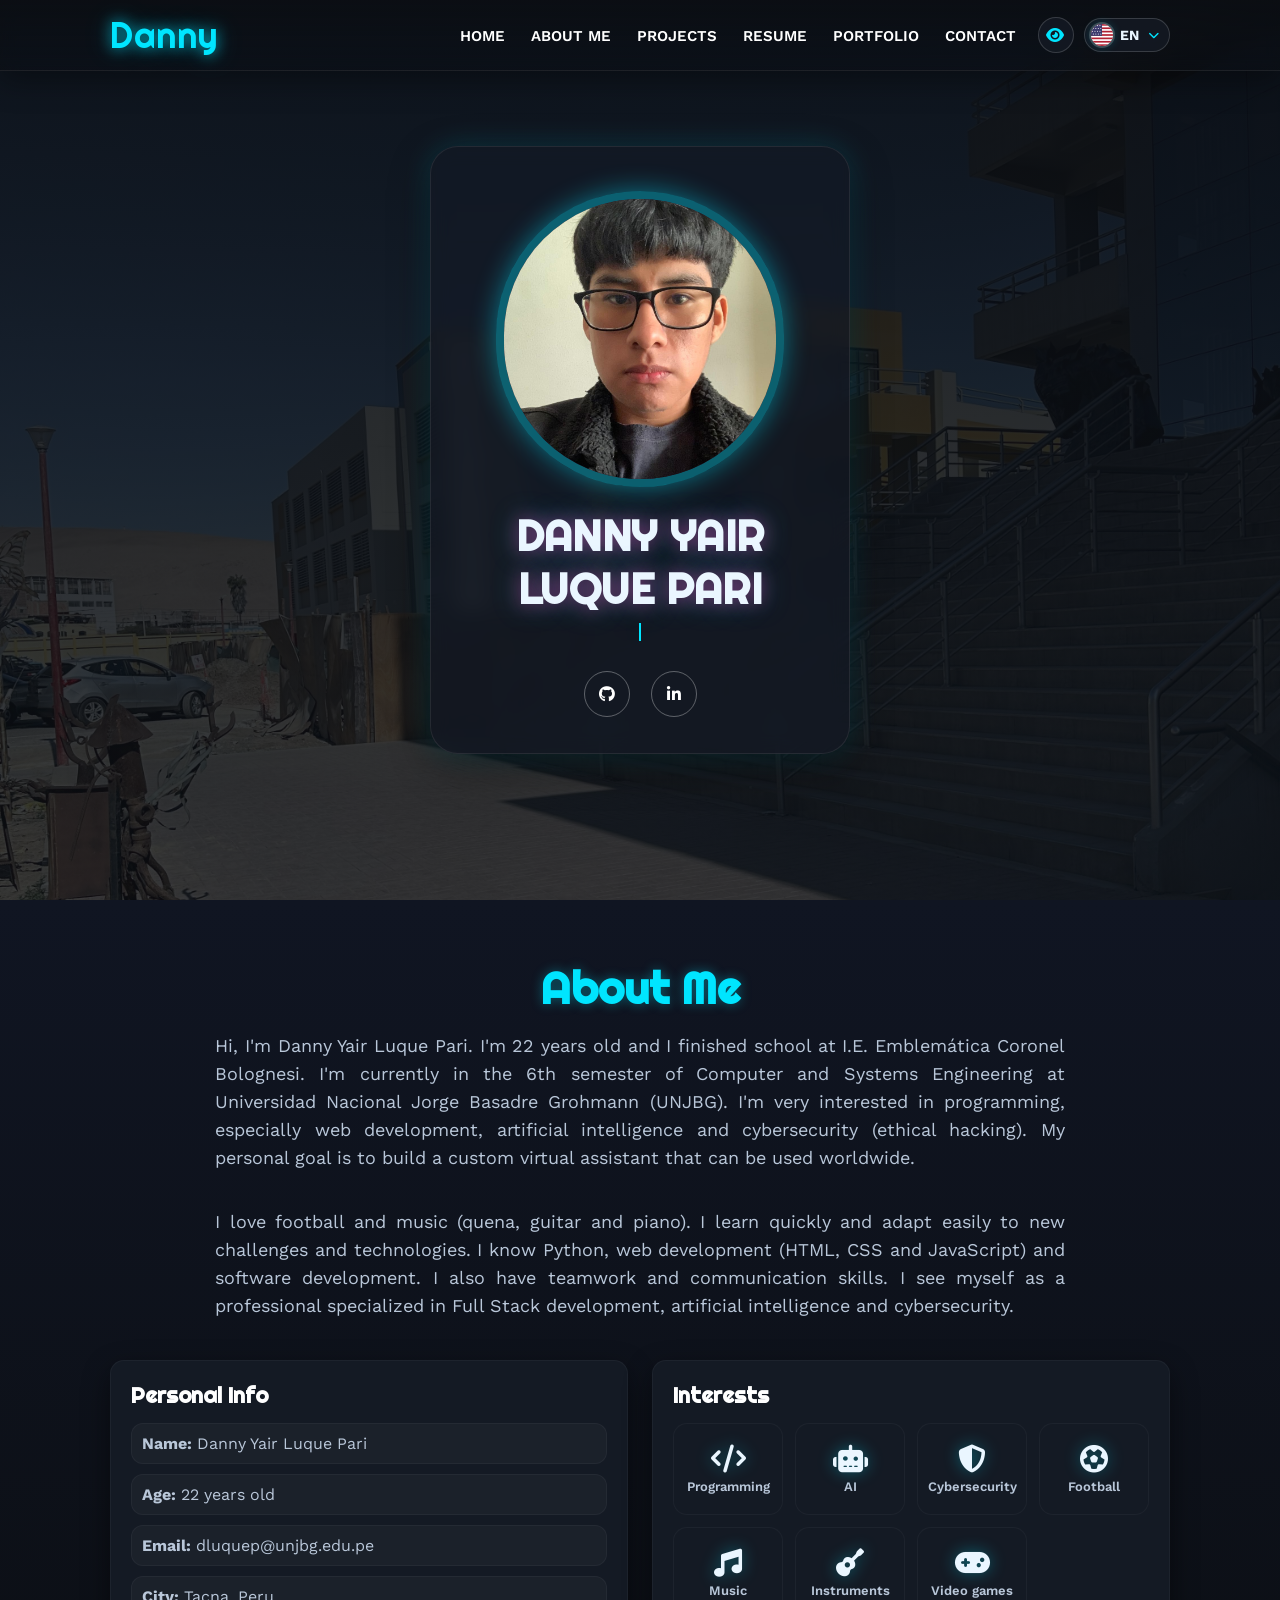
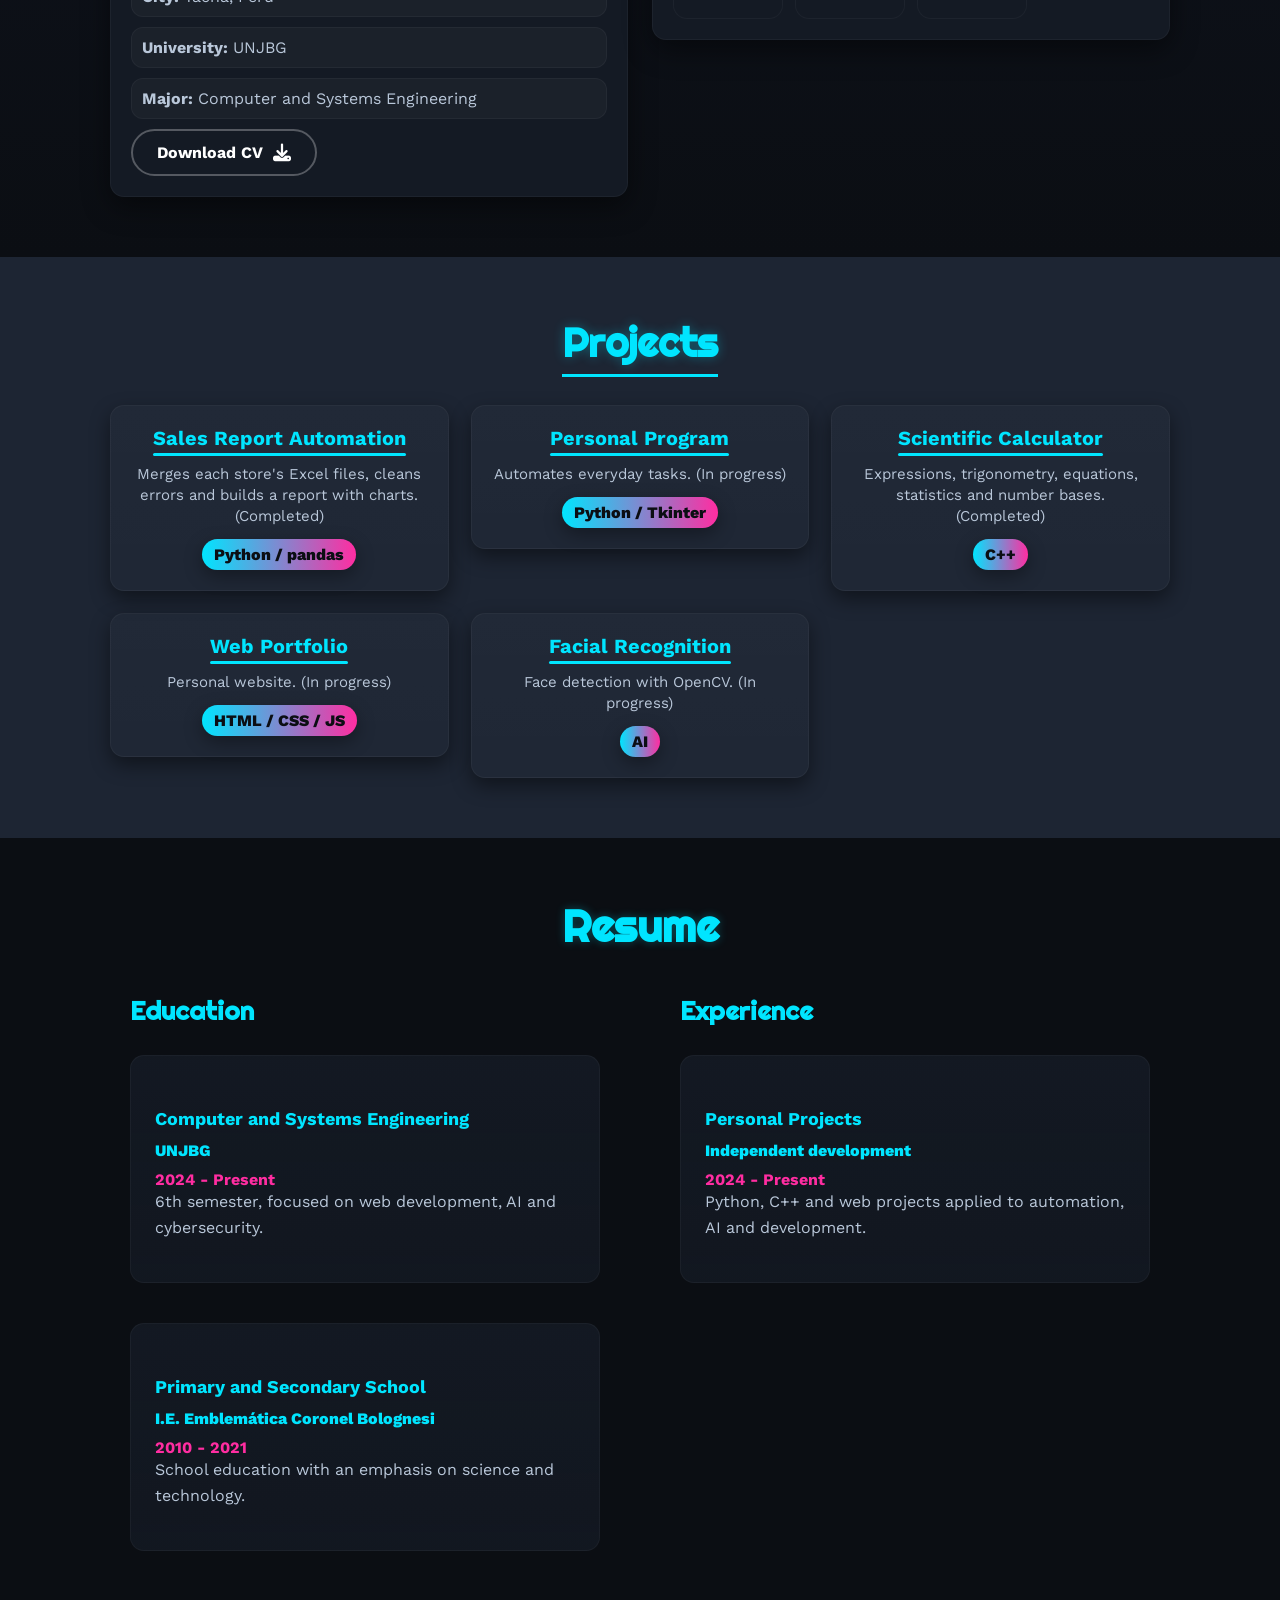
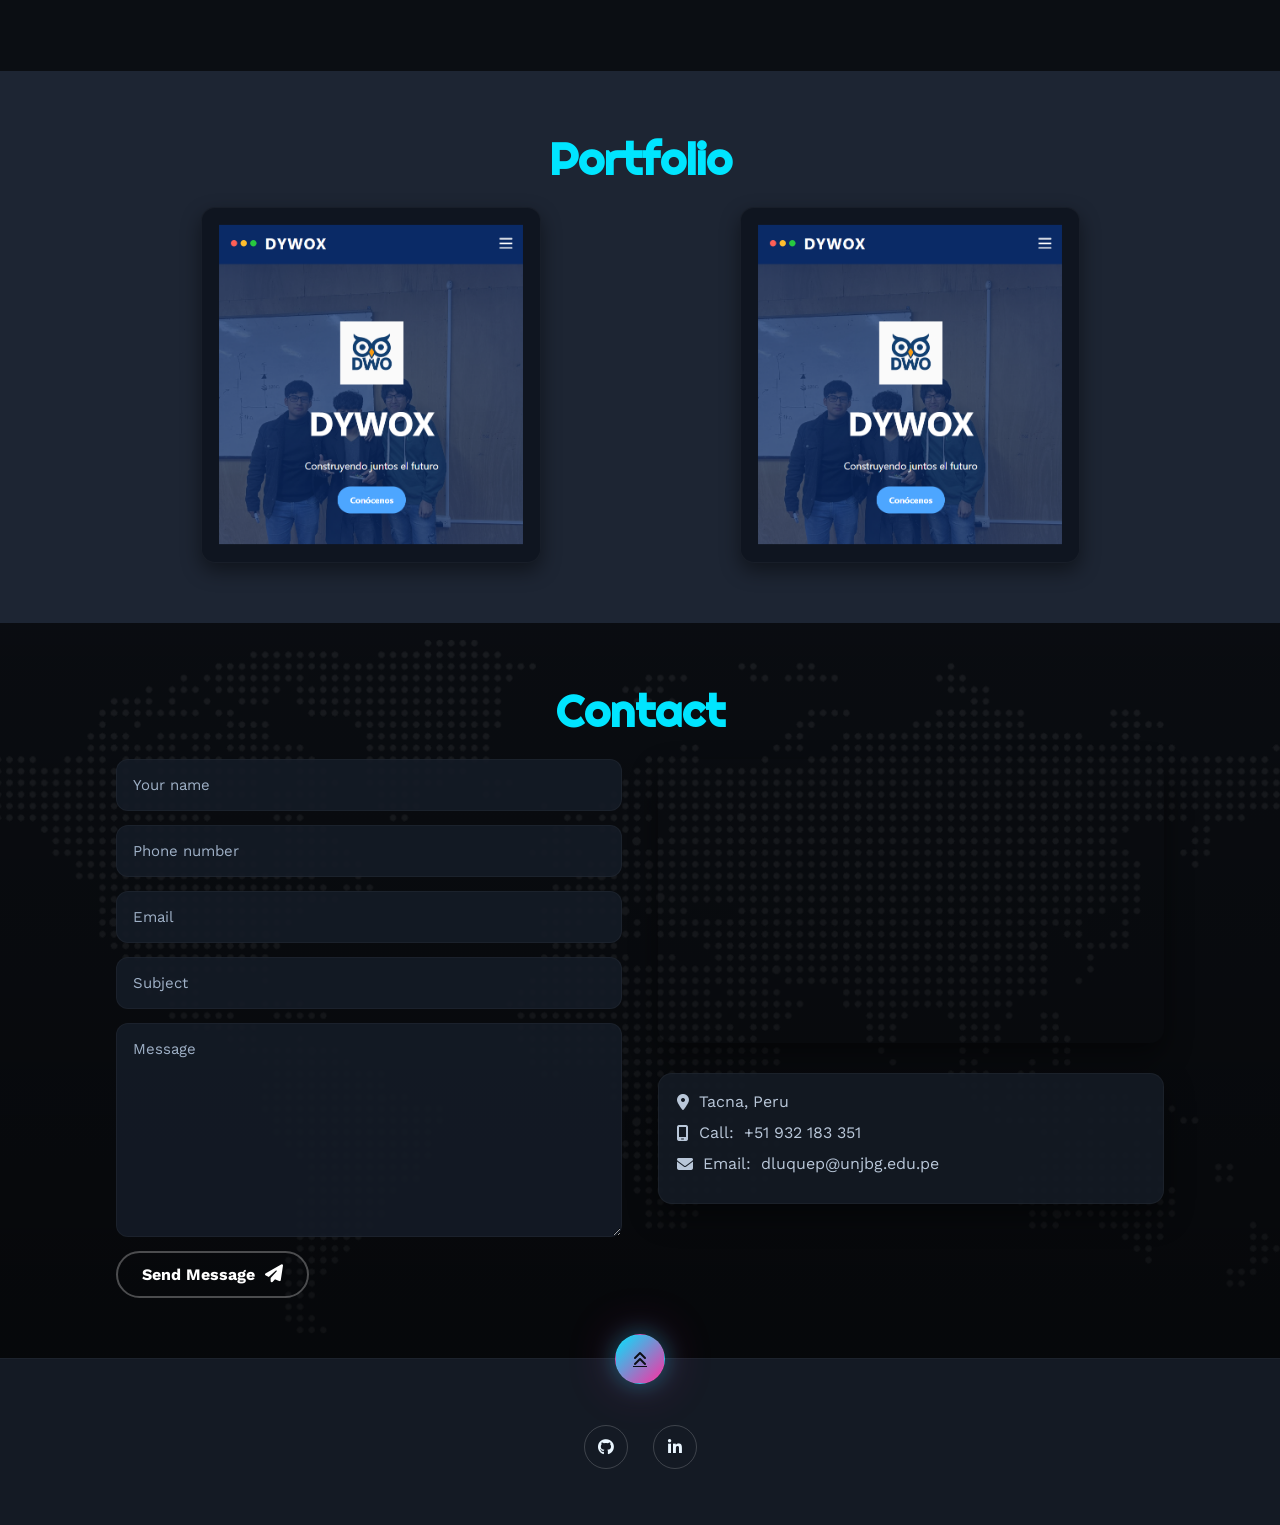
<file: index.html>
<!DOCTYPE html>
<html lang="en">
<head>
  <meta charset="UTF-8">
  <meta http-equiv="X-UA-Compatible" content="IE=edge">
  <meta name="viewport" content="width=device-width, initial-scale=1.0">
  <title>Portfolio - Danny Yair Luque Pari</title>

  <!-- Font Awesome -->
  <link rel="stylesheet" href="https://cdnjs.cloudflare.com/ajax/libs/font-awesome/6.1.2/css/all.min.css"
        integrity="sha512-1sCRPdkRXhBV2PBLUdRb4tMg1w2YPf37qatUFeS7zlBy7jJI8Lf4VHwWfZZfpXtYSLy85pkm9GaYVYMfw5BC1A=="
        crossorigin="anonymous" referrerpolicy="no-referrer" />

  <!-- Styles -->
  <!-- modo de daltonismo guardado, antes de dibujar la página -->
  <script>try{var v=localStorage.getItem("vision");if(v&&v!=="normal")document.documentElement.dataset.vision=v}catch(e){}</script>
  <link rel="stylesheet" href="styles.css?v=7">
</head>
<body>
  <!-- HEADER -->
  <div class="contenedor-header">
    <header>
      <div class="logo">
        <a href="#">Danny</a>
      </div>
      <div class="acciones-header">
        <nav id="nav">
          <ul>
            <li><a href="#inicio" onclick="seleccionar()" data-i18n="nav.home">INICIO</a></li>
            <li><a href="#sobremi" onclick="seleccionar()" data-i18n="nav.about">SOBRE MÍ</a></li>
            <li><a href="#proyectos" onclick="seleccionar()" data-i18n="nav.projects">PROYECTOS</a></li>
            <li><a href="#curriculum" onclick="seleccionar()" data-i18n="nav.resume">CURRICULUM</a></li>
            <li><a href="#portfolio" onclick="seleccionar()" data-i18n="nav.portfolio">PORTFOLIO</a></li>
            <li><a href="#contacto" onclick="seleccionar()" data-i18n="nav.contact">CONTACTO</a></li>
          </ul>
        </nav>
        <div class="desplegable vision">
          <button type="button" class="desplegable-boton vision-boton" aria-haspopup="listbox" aria-expanded="false" data-i18n-aria="vision.label" aria-label="Color vision">
            <i class="fa-solid fa-eye" aria-hidden="true"></i>
          </button>
          <ul class="desplegable-menu vision-menu" role="listbox"></ul>
        </div>
        <div class="desplegable idioma">
          <button type="button" class="desplegable-boton idioma-boton" aria-haspopup="listbox" aria-expanded="false">
            <span class="idioma-actual"></span>
            <i class="fa-solid fa-chevron-down flecha" aria-hidden="true"></i>
          </button>
          <ul class="desplegable-menu idioma-menu" role="listbox"></ul>
        </div>
        <div class="nav-responsive" onclick="mostrarOcultarMenu()">
          <i class="fa-solid fa-bars" aria-hidden="true"></i>
        </div>
      </div>
    </header>
  </div>

  <!-- INICIO -->
  <section id="inicio" class="inicio">
    <div class="contenido-banner">
      <div class="contenedor-img">
        <img src="img/hero.png" alt="Foto de Danny Yair Luque Pari" data-i18n-alt="hero.photo">
      </div>
      <h1>DANNY YAIR LUQUE PARI</h1>
      <h2 data-i18n="hero.subtitle">Ingeniero en Informática y Sistemas</h2>
      <div class="redes">
        <a href="https://github.com/Mecro-yair" target="_blank" aria-label="GitHub"><i class="fa-brands fa-github"></i></a>
        <a href="https://www.linkedin.com/in/danny-yair-luque-pari-548160356/" target="_blank" aria-label="LinkedIn"><i class="fa-brands fa-linkedin-in"></i></a>
      </div>
    </div>
  </section>

  <!-- SOBRE MI -->
  <section id="sobremi" class="sobremi">
    <div class="contenido-seccion">
      <h2 data-i18n="about.title">Sobre Mí</h2>
<p data-i18n-html="about.p1"><span>Hola, soy Danny Yair Luque Pari.</span> Tengo 22 años y culminé mis estudios en la I.E. Emblemática Coronel Bolognesi. Actualmente curso el 6.º ciclo de la carrera de Ingeniería en Informática y Sistemas en la Universidad Nacional Jorge Basadre Grohmann (UNJBG). Tengo un gran interés en la programación, especialmente en el desarrollo web, la inteligencia artificial y la ciberseguridad (hacking ético). Mi propósito personal es crear un asistente virtual personalizado que pueda utilizarse a nivel global.</p>
<p data-i18n="about.p2">Me apasionan el fútbol y la música (quena, guitarra y piano). Soy una persona que aprende rápido y se adapta fácilmente a nuevos retos y tecnologías. Tengo conocimientos en Python, desarrollo web (HTML, CSS y JavaScript) y desarrollo de software. Además, cuento con habilidades en trabajo en equipo y comunicación efectiva. Me visualizo como un profesional especializado en desarrollo Full Stack, inteligencia artificial y ciberseguridad.</p>

      <div class="fila">
        <!-- Datos personales -->
        <div class="col">
          <h3 data-i18n="about.personal">Datos Personales</h3>
          <ul>
            <li><strong data-i18n="label.name">Nombre:</strong> Danny Yair Luque Pari</li>
            <li><strong data-i18n="label.age">Edad:</strong> <span data-i18n="age.value">22 años</span></li>
            <li><strong>Email:</strong> dluquep@unjbg.edu.pe</li>
            <li><strong data-i18n="label.city">Ciudad:</strong> <span data-i18n="city.value">Tacna, Perú</span></li>
            <li><strong data-i18n="label.university">Universidad:</strong> UNJBG</li>
            <li><strong data-i18n="label.major">Carrera:</strong> <span data-i18n="major.value">Ingeniería en Informática y Sistemas</span></li>
          </ul>
          <a href="cv.pdf" download="CV-Danny-Yair-Luque-Pari.pdf" class="button">
            <span data-i18n="cv.download">Descargar CV</span> <i class="fa-solid fa-download"></i>
            <span class="overlay"></span>
          </a>
        </div>

        <!-- Intereses -->
        <div class="col">
          <h3 data-i18n="about.interests">Intereses</h3>
          <div class="contenedor-intereses">
            <div class="interes"><i class="fa-solid fa-code"></i><span data-i18n="int.programming">Programación</span></div>
            <div class="interes"><i class="fa-solid fa-robot"></i><span data-i18n="int.ai">IA</span></div>
            <div class="interes"><i class="fa-solid fa-shield-halved"></i><span data-i18n="int.cyber">Ciberseguridad</span></div>
            <div class="interes"><i class="fa-solid fa-futbol"></i><span data-i18n="int.football">Fútbol</span></div>
            <div class="interes"><i class="fa-solid fa-music"></i><span data-i18n="int.music">Música</span></div>
            <div class="interes"><i class="fa-solid fa-guitar"></i><span data-i18n="int.instruments">Instrumentos</span></div>
            <div class="interes"><i class="fa-solid fa-gamepad"></i><span data-i18n="int.games">Videojuegos</span></div>
          </div>
        </div>
      </div> <!-- cierre fila -->
    </div>
  </section>

  <!-- PROYECTOS -->
  <section id="proyectos" class="proyectos">
    <div class="contenido-seccion">
      <h2 data-i18n="projects.title">Proyectos</h2>
      <div class="contenedor-proyectos">
        <div class="proyecto"><a href="proyecto-detalle.html#p1"><h3 data-i18n="p1.title">Automatización de Reportes de Ventas</h3><p data-i18n="p1.desc">Une los Excels de cada tienda, limpia errores y genera un reporte con gráficos. (Completado)</p><span class="lenguaje">Python / pandas</span></a></div>
        <div class="proyecto"><a href="proyecto-detalle.html#p2"><h3 data-i18n="p2.title">Programa Personal</h3><p data-i18n="p2.desc">Automatiza tareas cotidianas. (En proceso)</p><span class="lenguaje">Python / Tkinter</span></a></div>
        <div class="proyecto"><a href="proyecto-detalle.html#p3"><h3 data-i18n="p3.title">Calculadora Científica</h3><p data-i18n="p3.desc">Expresiones, trigonometría, ecuaciones, estadística y bases numéricas. (Completado)</p><span class="lenguaje">C++</span></a></div>
        <div class="proyecto"><a href="proyecto-detalle.html#p4"><h3 data-i18n="p4.title">Portfolio Web</h3><p data-i18n="p4.desc">Sitio web personal. (En proceso)</p><span class="lenguaje">HTML / CSS / JS</span></a></div>
        <div class="proyecto"><a href="proyecto-detalle.html#p5"><h3 data-i18n="p5.title">Reconocimiento Facial</h3><p data-i18n="p5.desc">Detección de rostros con OpenCV. (En proceso)</p><span class="lenguaje" data-i18n="int.ai">IA</span></a></div>
      </div>
    </div>
  </section>

  <!-- CURRICULUM -->
  <section id="curriculum" class="curriculum">
    <div class="contenido-seccion">
      <h2 data-i18n="resume.title">Curriculum</h2>
      <div class="fila">
        <div class="col izquierda">
          <h3 data-i18n="resume.education">Educación</h3>
          <div class="item izq">
            <h4 data-i18n="major.value">Ingeniería en Informática y Sistemas</h4>
            <span class="casa">UNJBG</span>
            <span class="fecha">2024 - <span data-i18n="resume.present">Actualidad</span></span>
            <p data-i18n="edu1.desc">6.º ciclo, con interés en desarrollo web, IA y ciberseguridad.</p>
            <div class="conectori"><div class="circuloi"></div></div>
          </div>
          <div class="item izq">
            <h4 data-i18n="edu2.title">Educación Básica Regular</h4>
            <span class="casa">I.E. Emblemática Coronel Bolognesi</span>
            <span class="fecha">2010 - 2021</span>
            <p data-i18n="edu2.desc">Formación escolar con énfasis en ciencias y tecnología.</p>
            <div class="conectori"><div class="circuloi"></div></div>
          </div>
        </div>

        <div class="col derecha">
          <h3 data-i18n="resume.experience">Experiencia</h3>
          <div class="item der">
            <h4 data-i18n="exp1.title">Proyectos Personales</h4>
            <span class="casa" data-i18n="exp1.place">Desarrollo independiente</span>
            <span class="fecha">2024 - <span data-i18n="resume.present">Actualidad</span></span>
            <p data-i18n="exp1.desc">Proyectos en Python, C++ y web aplicados a automatización, IA y desarrollo.</p>
            <div class="conectord"><div class="circulod"></div></div>
          </div>
        </div>
      </div>
    </div>
  </section>

  <!-- PORTFOLIO -->
  <section id="portfolio" class="portfolio">
    <div class="contenido-seccion">
      <h2 data-i18n="portfolio.title">Portfolio</h2>
      <div class="galeria">
        <div class="proyecto"><img src="img/p1.jpg" alt="Proyecto de fotografía 1"><div class="overlay"><h3 data-i18n="gallery.title">Diseño Creativo</h3><p data-i18n="gallery.sub">Fotografía</p></div></div>
        <div class="proyecto"><img src="img/p2.jpg" alt="Proyecto de fotografía 2"><div class="overlay"><h3 data-i18n="gallery.title">Diseño Creativo</h3><p data-i18n="gallery.sub">Fotografía</p></div></div>
      </div>
    </div>
  </section>

  <!-- CONTACTO -->
  <section id="contacto" class="contacto">
    <div class="contenido-seccion">
      <h2 data-i18n="contact.title">Contacto</h2>
      <div class="fila">
        <!-- Formulario -->
        <div class="col">
          <form id="form-contacto" action="mailto:dluquep@unjbg.edu.pe" method="post">
            <input type="text" name="nombre" placeholder="Tu Nombre" data-i18n-placeholder="ph.name" required>
            <input type="text" name="telefono" placeholder="Número telefónico" data-i18n-placeholder="ph.phone">
            <input type="email" name="email" placeholder="Correo electrónico" data-i18n-placeholder="ph.email" required>
            <input type="text" name="tema" placeholder="Tema" data-i18n-placeholder="ph.subject">
            <textarea name="mensaje" cols="30" rows="10" placeholder="Mensaje" data-i18n-placeholder="ph.message" required></textarea>
            <button type="submit">
              <span data-i18n="contact.send">Enviar Mensaje</span> <i class="fa-solid fa-paper-plane"></i>
              <span class="overlay"></span>
            </button>
          </form>
        </div>
        <!-- Mapa -->
        <div class="col">
          <iframe src="https://www.google.com/maps/embed?pb=!1m18!1m12!1m3!1d121409.93335779382!2d-70.33005282315527!3d-18.02239951902419!2m3!1f0!2f0!3f0!3m2!1i1024!2i768!4f13.1!3m3!1m2!1s0x915acf5e5e369a43%3A0x11f0aad4a80a8517!2sTacna!5e0!3m2!1ses-419!2spe!4v1757290947888!5m2!1ses-419!2spe"
                  allowfullscreen loading="lazy" referrerpolicy="no-referrer-when-downgrade"></iframe>
          <div class="info">
            <ul>
              <li><i class="fa-solid fa-location-dot"></i> <span data-i18n="city.value">Tacna, Perú</span></li>
              <li><i class="fa-solid fa-mobile-screen"></i> <span data-i18n="contact.call">Llamar:</span> +51 932 183 351</li>
              <li><i class="fa-solid fa-envelope"></i> <span data-i18n="contact.email">Email:</span> dluquep@unjbg.edu.pe</li>
            </ul>
          </div>
        </div>
      </div>
    </div>
  </section>

  <!-- FOOTER -->
  <footer>
    <a href="#inicio" class="arriba"><i class="fa-solid fa-angles-up"></i></a>
    <div class="redes">
      <a href="https://github.com/Mecro-yair" target="_blank" aria-label="GitHub"><i class="fa-brands fa-github"></i></a>
      <a href="https://www.linkedin.com/in/danny-yair-luque-pari-548160356/" target="_blank" aria-label="LinkedIn"><i class="fa-brands fa-linkedin-in"></i></a>
    </div>
  </footer>

  <!-- JS -->
  <script src="vision.js?v=7"></script>
  <script src="i18n.js?v=7"></script>
  <script src="script.js?v=7"></script>
</body>
</html>
</file>
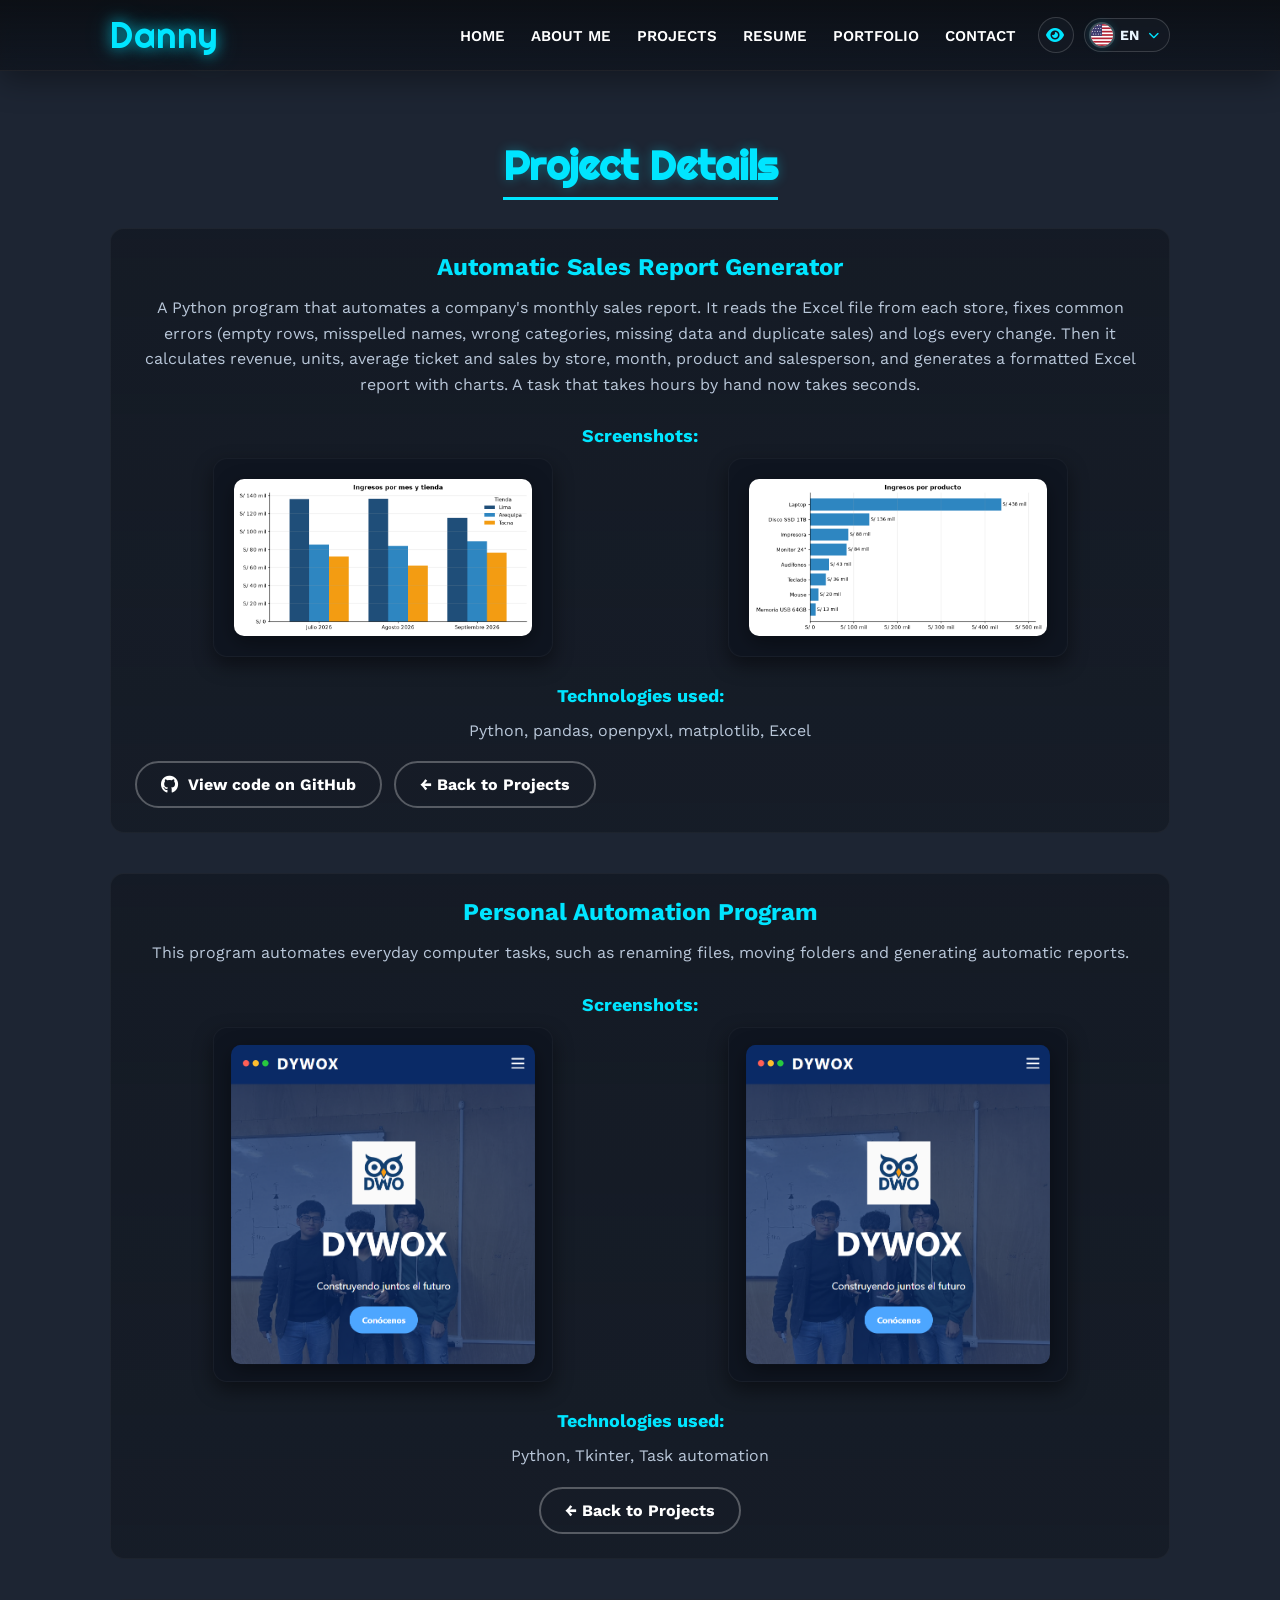
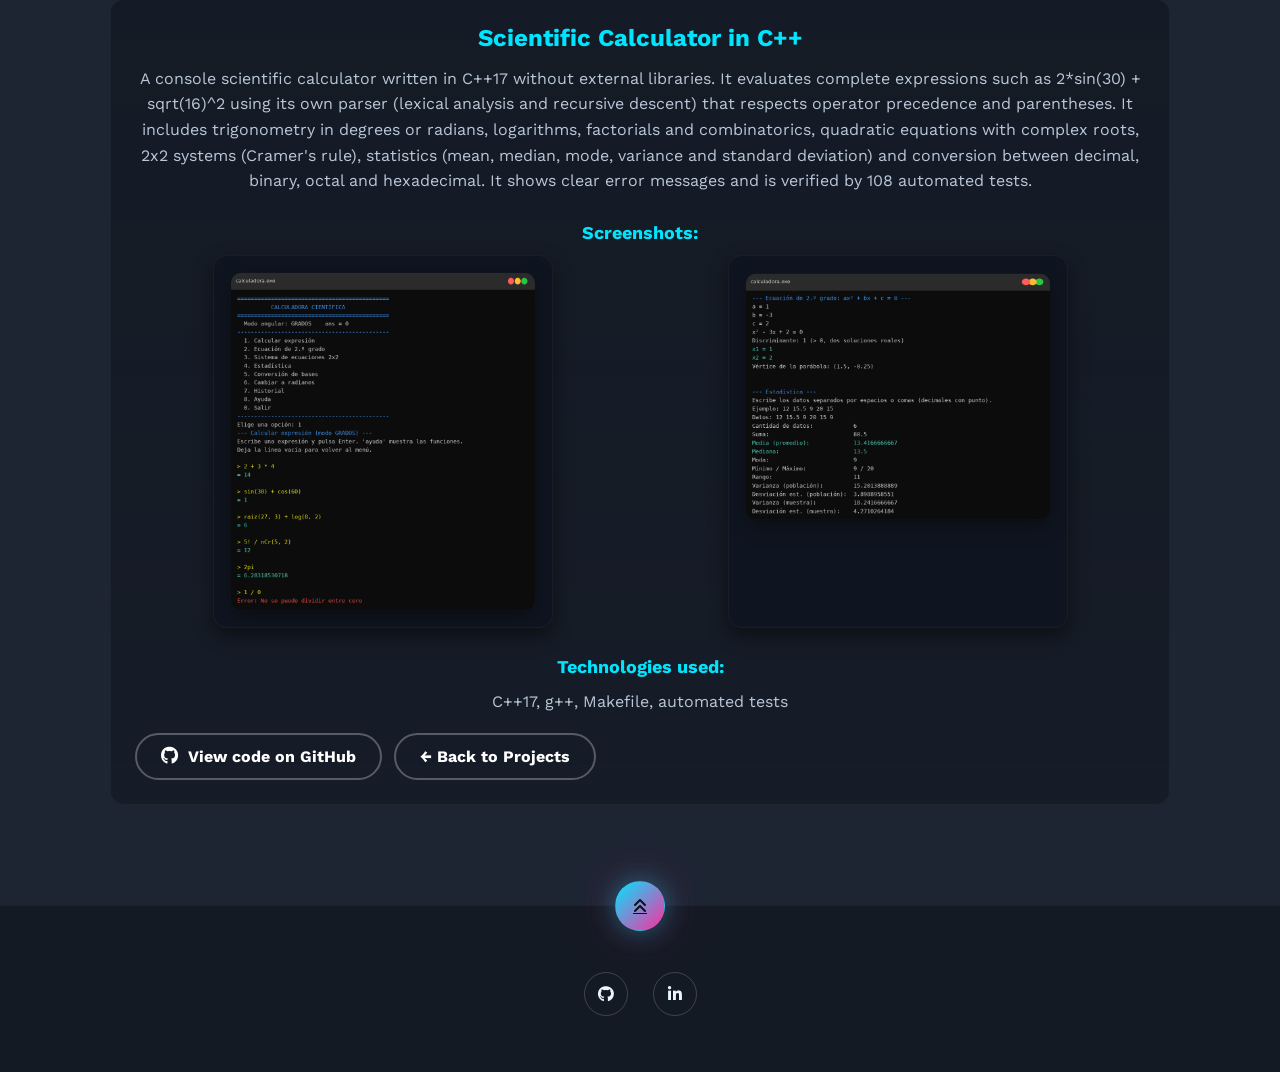
<file: proyecto-detalle.html>
<!DOCTYPE html>
<html lang="en" data-i18n-title="detail.doc">
<head>
    <meta charset="UTF-8">
    <meta name="viewport" content="width=device-width, initial-scale=1.0">
    <title>Detalle de Proyecto</title>
    <!-- modo de daltonismo guardado, antes de dibujar la página -->
  <script>try{var v=localStorage.getItem("vision");if(v&&v!=="normal")document.documentElement.dataset.vision=v}catch(e){}</script>
  <link rel="stylesheet" href="styles.css?v=7">
    <link rel="stylesheet" href="https://cdnjs.cloudflare.com/ajax/libs/font-awesome/6.1.2/css/all.min.css"/>
</head>
<body>
    <!-- HEADER -->
    <div class="contenedor-header">
        <header>
        <div class="logo">
            <a href="index.html">Danny</a>
        </div>
        <div class="acciones-header">
            <nav id="nav">
            <ul>
                <li><a href="index.html#inicio" onclick="seleccionar()" data-i18n="nav.home">INICIO</a></li>
                <li><a href="index.html#sobremi" onclick="seleccionar()" data-i18n="nav.about">SOBRE MÍ</a></li>
                <li><a href="index.html#proyectos" onclick="seleccionar()" data-i18n="nav.projects">PROYECTOS</a></li>
                <li><a href="index.html#curriculum" onclick="seleccionar()" data-i18n="nav.resume">CURRICULUM</a></li>
                <li><a href="index.html#portfolio" onclick="seleccionar()" data-i18n="nav.portfolio">PORTFOLIO</a></li>
                <li><a href="index.html#contacto" onclick="seleccionar()" data-i18n="nav.contact">CONTACTO</a></li>
            </ul>
            </nav>
            <div class="desplegable vision">
          <button type="button" class="desplegable-boton vision-boton" aria-haspopup="listbox" aria-expanded="false" data-i18n-aria="vision.label" aria-label="Color vision">
            <i class="fa-solid fa-eye" aria-hidden="true"></i>
          </button>
          <ul class="desplegable-menu vision-menu" role="listbox"></ul>
        </div>
        <div class="desplegable idioma">
          <button type="button" class="desplegable-boton idioma-boton" aria-haspopup="listbox" aria-expanded="false">
            <span class="idioma-actual"></span>
            <i class="fa-solid fa-chevron-down flecha" aria-hidden="true"></i>
          </button>
          <ul class="desplegable-menu idioma-menu" role="listbox"></ul>
        </div>
            <div class="nav-responsive" onclick="mostrarOcultarMenu()">
                <i class="fa-solid fa-bars"></i>
            </div>
        </div>
        </header>
    </div>

    <!-- DETALLE DEL PROYECTO -->
    <section class="proyectos" style="padding-top:140px;">
        <div class="contenido-seccion">
            <h2 data-i18n="detail.heading">Proyectos Detallados</h2>

            <!-- Proyecto 1 -->
            <div class="item" id="p1">
                <h3 data-i18n="d1.title">Generador Automático de Reportes de Ventas</h3>
                <p data-i18n="d1.desc">Programa en Python que automatiza el reporte mensual de ventas de una empresa. Lee el Excel de cada tienda, corrige los errores más comunes (filas vacías, nombres mal escritos, categorías equivocadas, datos faltantes y ventas repetidas) y registra cada cambio. Luego calcula ingresos, unidades, ticket promedio y ventas por tienda, mes, producto y vendedor, y genera un reporte en Excel con formato y gráficos. Una tarea de horas pasa a tomar segundos.</p>
                <h4 data-i18n="detail.shots">Capturas:</h4>
                <div class="galeria">
                    <div class="proyecto">
                        <img src="img/reporte_ventas_mes.png" alt="Gráfico de ingresos por mes y tienda">
                    </div>
                    <div class="proyecto">
                        <img src="img/reporte_ventas_productos.png" alt="Gráfico de ingresos por producto">
                    </div>
                </div>
                <h4 data-i18n="detail.tech">Tecnologías usadas:</h4>
                <p data-i18n="d1.tech">Python, pandas, openpyxl, matplotlib, Excel</p>
                <div class="botones-proyecto">
                    <a href="https://github.com/Mecro-yair/reportes-ventas" target="_blank" rel="noopener" class="button">
                    <i class="fa-brands fa-github"></i> <span data-i18n="detail.github">Ver código en GitHub</span>
                    <span class="overlay"></span>
                    </a>
                    <a href="index.html#proyectos" class="button">
                    <span data-i18n="detail.back">← Volver a Proyectos</span>
                    <span class="overlay"></span>
                    </a>
                </div>
            </div>

            <!-- Proyecto 2 -->
            <div class="item"  id="p2">
                <h3 data-i18n="d2.title">Programa de Automatización Personal</h3>
                <p data-i18n="d2.desc">Este programa permite automatizar tareas cotidianas en la computadora, como renombrar archivos, mover carpetas y generar reportes automáticos.</p>
                <h4 data-i18n="detail.shots">Capturas:</h4>
                <div class="galeria">
                    <div class="proyecto">
                        <img src="img/p3.jpg" alt="Captura 1">
                    </div>
                    <div class="proyecto">
                        <img src="img/p4.jpg" alt="Captura 2">
                    </div>
                </div>
                <h4 data-i18n="detail.tech">Tecnologías usadas:</h4>
                <p data-i18n="d2.tech">Python, Tkinter, Automatización de tareas</p>
                <a href="index.html#proyectos" class="button">
                <span data-i18n="detail.back">← Volver a Proyectos</span>
                <span class="overlay"></span>
                </a>
            </div>

            <!-- Proyecto 3 -->
            <div class="item" id="p3">
                <h3 data-i18n="d3.title">Calculadora Científica en C++</h3>
                <p data-i18n="d3.desc">Calculadora científica de consola escrita en C++17, sin librerías externas. Evalúa expresiones completas como 2*sin(30) + sqrt(16)^2 con un analizador propio (análisis léxico y descenso recursivo) que respeta la precedencia de operadores y los paréntesis. Incluye trigonometría en grados o radianes, logaritmos, factorial y combinatoria, ecuaciones de segundo grado con raíces complejas, sistemas 2x2 (regla de Cramer), estadística (media, mediana, moda, varianza y desviación estándar) y conversión entre decimal, binario, octal y hexadecimal. Muestra mensajes de error claros y está verificada con 108 pruebas automáticas.</p>
                <h4 data-i18n="detail.shots">Capturas:</h4>
                <div class="galeria">
                    <div class="proyecto">
                        <img src="img/calculadora_expresiones.png" alt="Calculadora evaluando expresiones">
                    </div>
                    <div class="proyecto">
                        <img src="img/calculadora_ecuaciones.png" alt="Calculadora resolviendo una ecuación y estadística">
                    </div>
                </div>
                <h4 data-i18n="detail.tech">Tecnologías usadas:</h4>
                <p data-i18n="d3.tech">C++17, g++, Makefile, pruebas automáticas</p>
                <div class="botones-proyecto">
                    <a href="https://github.com/Mecro-yair/calculadora-cientifica" target="_blank" rel="noopener" class="button">
                    <i class="fa-brands fa-github"></i> <span data-i18n="detail.github">Ver código en GitHub</span>
                    <span class="overlay"></span>
                    </a>
                    <a href="index.html#proyectos" class="button">
                    <span data-i18n="detail.back">← Volver a Proyectos</span>
                    <span class="overlay"></span>
                    </a>
                </div>
            </div>

        </div>
    </section>

    <!-- FOOTER -->
    <footer>
        <a href="#" class="arriba">
            <i class="fa-solid fa-angles-up"></i>
        </a>
        <div class="redes">
            <a href="https://github.com/Mecro-yair" target="_blank" aria-label="GitHub"><i class="fa-brands fa-github"></i></a>
            <a href="https://www.linkedin.com/in/danny-yair-luque-pari-548160356/" target="_blank" aria-label="LinkedIn"><i class="fa-brands fa-linkedin-in"></i></a>
        </div>
    </footer>
    <script src="vision.js?v=7"></script>
  <script src="i18n.js?v=7"></script>
    <script src="script.js?v=7"></script>
</body>
</html>
</file>
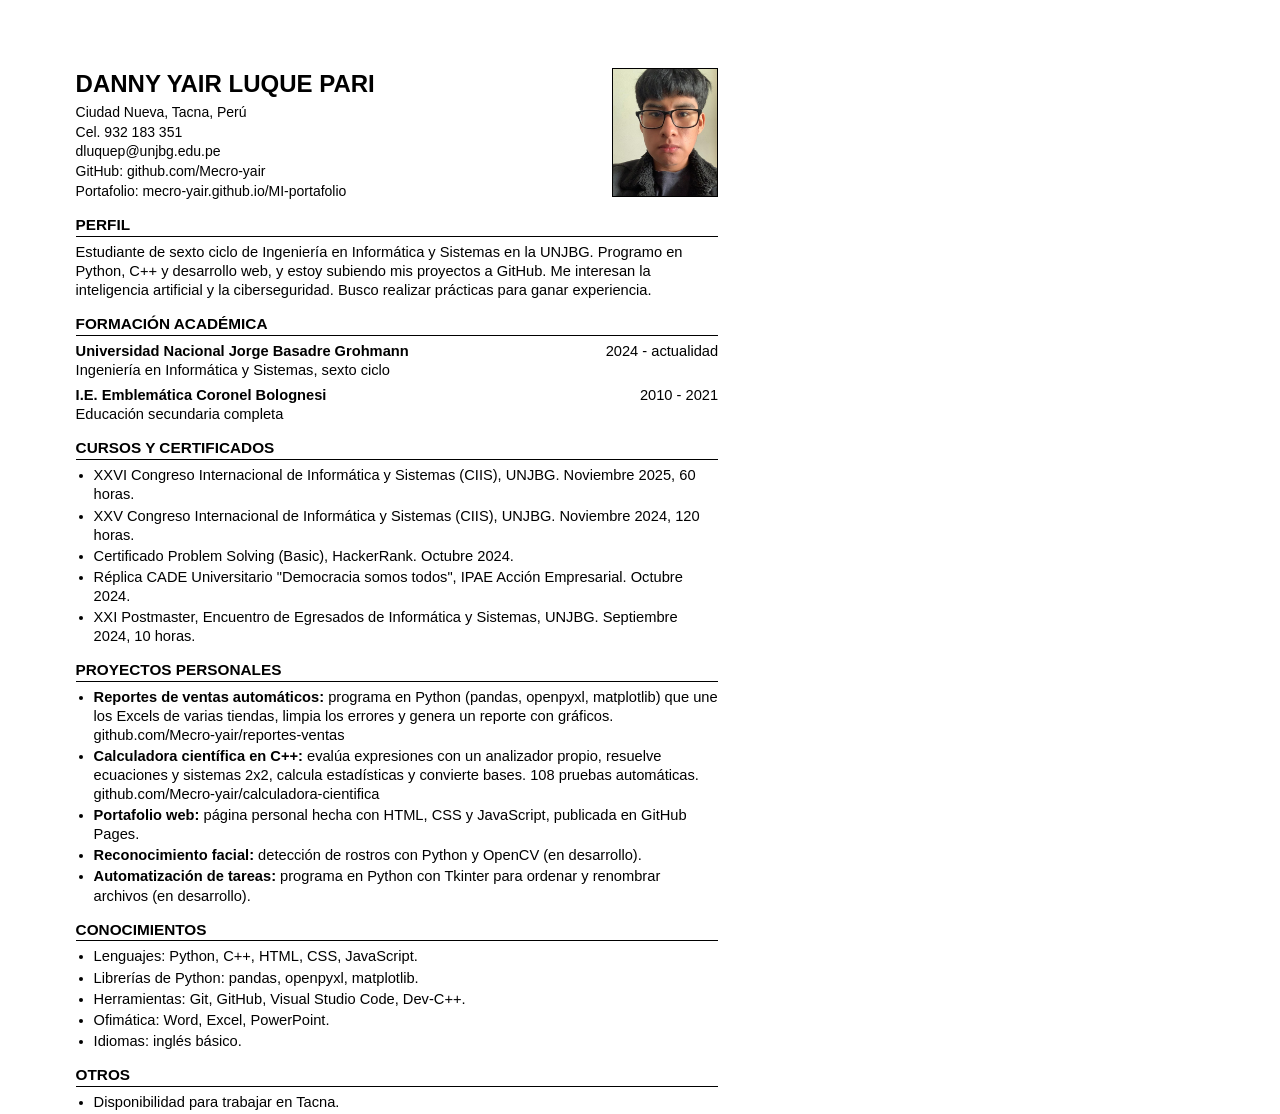
<file: cv-fuente/cv.html>
<!DOCTYPE html>
<html lang="es">
<head>
<meta charset="UTF-8">
<title>CV Danny Yair Luque Pari</title>
<!-- Para regenerar cv.pdf:
     msedge --headless --print-to-pdf=cv.pdf --no-pdf-header-footer cv-fuente/cv.html -->
<style>
  @page { size: A4; margin: 0; }
  * { box-sizing: border-box; margin: 0; padding: 0; }
  body {
    font-family: Calibri, Carlito, Arial, sans-serif;
    color: #000; font-size: 11pt; line-height: 1.3;
    width: 210mm; padding: 18mm 20mm 0;
  }
  .cabecera { display: flex; justify-content: space-between; align-items: flex-start; }
  h1 { font-size: 18pt; font-weight: bold; }
  .contacto { margin-top: 4px; font-size: 10.5pt; line-height: 1.4; }
  .foto { width: 28mm; height: 34mm; object-fit: cover; object-position: center 30%; border: 1px solid #000; }
  h2 {
    font-size: 11.5pt; font-weight: bold; text-transform: uppercase;
    border-bottom: 1px solid #000; margin: 14px 0 6px; padding-bottom: 1px;
  }
  .item { margin-bottom: 6px; }
  .fila { display: flex; justify-content: space-between; }
  ul { padding-left: 18px; }
  li { margin-bottom: 2px; }
  a { color: #000; text-decoration: none; }
</style>
</head>
<body>
  <div class="cabecera">
    <div>
      <h1>DANNY YAIR LUQUE PARI</h1>
      <div class="contacto">
        Ciudad Nueva, Tacna, Perú<br>
        Cel. 932 183 351<br>
        dluquep@unjbg.edu.pe<br>
        GitHub: github.com/Mecro-yair<br>
        Portafolio: mecro-yair.github.io/MI-portafolio
      </div>
    </div>
    <img class="foto" src="../img/hero.png" alt="Foto">
  </div>

  <h2>Perfil</h2>
  <p>Estudiante de sexto ciclo de Ingeniería en Informática y Sistemas en la UNJBG. Programo en Python, C++
  y desarrollo web, y estoy subiendo mis proyectos a GitHub. Me interesan la inteligencia artificial y la
  ciberseguridad. Busco realizar prácticas para ganar experiencia.</p>

  <h2>Formación académica</h2>
  <div class="item">
    <div class="fila"><b>Universidad Nacional Jorge Basadre Grohmann</b><span>2024 - actualidad</span></div>
    <div>Ingeniería en Informática y Sistemas, sexto ciclo</div>
  </div>
  <div class="item">
    <div class="fila"><b>I.E. Emblemática Coronel Bolognesi</b><span>2010 - 2021</span></div>
    <div>Educación secundaria completa</div>
  </div>

  <h2>Cursos y certificados</h2>
  <ul>
    <li>XXVI Congreso Internacional de Informática y Sistemas (CIIS), UNJBG. Noviembre 2025, 60 horas.</li>
    <li>XXV Congreso Internacional de Informática y Sistemas (CIIS), UNJBG. Noviembre 2024, 120 horas.</li>
    <li>Certificado Problem Solving (Basic), HackerRank. Octubre 2024.</li>
    <li>Réplica CADE Universitario "Democracia somos todos", IPAE Acción Empresarial. Octubre 2024.</li>
    <li>XXI Postmaster, Encuentro de Egresados de Informática y Sistemas, UNJBG. Septiembre 2024, 10 horas.</li>
  </ul>

  <h2>Proyectos personales</h2>
  <ul>
    <li><b>Reportes de ventas automáticos:</b> programa en Python (pandas, openpyxl, matplotlib) que une los Excels de varias tiendas, limpia los errores y genera un reporte con gráficos. <span style="white-space:nowrap">github.com/Mecro-yair/reportes-ventas</span></li>
    <li><b>Calculadora científica en C++:</b> evalúa expresiones con un analizador propio, resuelve ecuaciones y sistemas 2x2, calcula estadísticas y convierte bases. 108 pruebas automáticas. <span style="white-space:nowrap">github.com/Mecro-yair/calculadora-cientifica</span></li>
    <li><b>Portafolio web:</b> página personal hecha con HTML, CSS y JavaScript, publicada en GitHub Pages.</li>
    <li><b>Reconocimiento facial:</b> detección de rostros con Python y OpenCV (en desarrollo).</li>
    <li><b>Automatización de tareas:</b> programa en Python con Tkinter para ordenar y renombrar archivos (en desarrollo).</li>
  </ul>

  <h2>Conocimientos</h2>
  <ul>
    <li>Lenguajes: Python, C++, HTML, CSS, JavaScript.</li>
    <li>Librerías de Python: pandas, openpyxl, matplotlib.</li>
    <li>Herramientas: Git, GitHub, Visual Studio Code, Dev-C++.</li>
    <li>Ofimática: Word, Excel, PowerPoint.</li>
    <li>Idiomas: inglés básico.</li>
  </ul>

  <h2>Otros</h2>
  <ul>
    <li>Disponibilidad para trabajar en Tacna.</li>
  </ul>
</body>
</html>
</file>
<file: styles.css>
/* -------------------------------------------------
   FUENTES
------------------------------------------------- */
@import url('https://fonts.googleapis.com/css2?family=Righteous&family=Work+Sans:wght@100;300;400;600;800&display=swap');

/* -------------------------------------------------
   VARIABLES DE TEMA
------------------------------------------------- */
:root{
  --bg: #0b0e13;
  --bg-2: #101522;
  --panel: #141a24;
  --muted: #1d2533;
  --primary: #00e5ff;
  --primary-rgb: 0,229,255;
  --secondary: #ff2da1;
  --secondary-rgb: 255,45,161;
  --text: #eaf6ff;
  --text-dim: #b9c7d9;
  --stroke: rgba(255,255,255,.08);
  --soft-stroke: rgba(255,255,255,.04);
  --shadow: 0 0 25px rgba(var(--primary-rgb),.35), 0 0 50px rgba(var(--secondary-rgb),.25);
  --glass: rgba(255,255,255,0.03);
}

/* -------------------------------------------------
   MODOS PARA DALTONISMO
   Cambian los dos colores de acento por combinaciones que se distinguen bien
   con cada tipo de daltonismo (paleta Okabe-Ito). Se activan con el botón del ojo.
------------------------------------------------- */
/* Protanopía y deuteranopía (no distinguen rojo/verde): azul cielo + naranja */
:root[data-vision="protan"],
:root[data-vision="deutan"]{
  --primary: #56b4e9; --primary-rgb: 86,180,233;
  --secondary: #e69f00; --secondary-rgb: 230,159,0;
}
/* Tritanopía (no distingue azul/amarillo): rosa + verde azulado */
:root[data-vision="tritan"]{
  --primary: #ff7aa2; --primary-rgb: 255,122,162;
  --secondary: #00c9a7; --secondary-rgb: 0,201,167;
}
/* Alto contraste (sirve también para acromatopsia): blanco + amarillo, textos más claros */
:root[data-vision="mono"]{
  --primary: #ffffff; --primary-rgb: 255,255,255;
  --secondary: #ffd60a; --secondary-rgb: 255,214,10;
  --text-dim: #e4ebf3;
  --stroke: rgba(255,255,255,.35);
  --soft-stroke: rgba(255,255,255,.25);
}
/* en alto contraste, los botones del menú muestran un borde al pasar el mouse */
:root[data-vision="mono"] nav ul li a:hover{ outline: 2px solid var(--secondary); outline-offset: 2px; }

/* -------------------------------------------------
   RESET
------------------------------------------------- */
*{ box-sizing: border-box; font-family: 'Work Sans', system-ui, -apple-system, Segoe UI, Roboto, Arial, sans-serif; margin:0; padding:0; }
html{ scroll-behavior: smooth; scroll-padding-top: 80px; } /* evita que el menú fijo tape los títulos */
body{
  background:
     radial-gradient(1200px 800px at 10% -10%, rgba(var(--primary-rgb),.06), transparent 40%),
     radial-gradient(1000px 700px at 110% 10%, rgba(var(--secondary-rgb),.04), transparent 40%),
     var(--bg);
  color: var(--text);
  overflow-x: hidden;
  -webkit-font-smoothing:antialiased;
  -moz-osx-font-smoothing:grayscale;
}

/* -------------------------------------------------
   CONTAINER UTIL
------------------------------------------------- */
.contenido-seccion{ max-width:1100px; margin:0 auto; padding:0 20px; }

/* -------------------------------------------------
   CABECERA / NAV
------------------------------------------------- */
.contenedor-header{
  position: fixed; inset: 0 0 auto 0; width:100%; z-index:999;
  background: linear-gradient(180deg, rgba(11,14,19,.92), rgba(11,14,19,.6));
  backdrop-filter: blur(8px) saturate(140%);
  border-bottom: 1px solid var(--stroke);
  box-shadow: 0 10px 30px rgba(0,0,0,.35);
}
.contenedor-header header{
  max-width:1100px; margin: auto; display:flex; align-items:center; justify-content:space-between;
  padding:12px 20px;
}
.logo a{
  font-family: 'Righteous'; font-size:36px; color:var(--primary); text-decoration:none;
  letter-spacing:.5px;
  text-shadow: 0 0 14px rgba(var(--primary-rgb),.7), 0 0 28px rgba(var(--primary-rgb),.28);
  transition: transform .25s ease, text-shadow .3s ease;
}
.logo a:hover{ transform: translateY(-2px) scale(1.04); text-shadow: 0 0 20px var(--primary), 0 0 36px var(--secondary); }

nav ul{ display:flex; gap:2px; list-style:none; align-items:center; margin:0; padding:0; }
nav ul li a{
  color:#fff; text-decoration:none; padding:10px 12px; border-radius:12px; font-weight:600; font-size:15px; white-space:nowrap;
  position:relative; transition: all .25s ease;
}
nav ul li a::after{
  content:""; position:absolute; left:12px; right:12px; bottom:6px; height:2px;
  background: linear-gradient(90deg, transparent, var(--primary), var(--secondary), transparent);
  transform: scaleX(0); transform-origin:center; transition: transform .35s ease; border-radius:2px;
  filter: drop-shadow(0 0 6px var(--primary));
}
nav ul li a:hover{ color:var(--primary); transform: translateY(-2px); text-shadow:0 0 8px var(--primary); }
nav ul li a:hover::after{ transform: scaleX(1); }

/* menú + selector de idioma + botón de celular, alineados a la derecha */
.acciones-header{ display:flex; align-items:center; gap:10px; }

/* MENÚS DESPLEGABLES DEL ENCABEZADO (idioma y visión de colores) */
.desplegable{ position:relative; }
.bandera{
  width:22px; height:22px; border-radius:50%; flex:none; display:block;
  box-shadow: 0 0 0 2px rgba(255,255,255,.18), 0 0 10px rgba(var(--primary-rgb),.25);
}
.desplegable .desplegable-boton{
  display:inline-flex; align-items:center; gap:8px; width:auto;
  padding:5px 10px 5px 6px; border-radius:999px;
  border:1px solid rgba(255,255,255,.16); background: rgba(20,26,36,.85);
  color:var(--text); font-size:14px; font-weight:700; letter-spacing:.5px;
  box-shadow:none; transform:none; overflow:visible;
}
.desplegable .desplegable-boton:hover,
.desplegable.abierto .desplegable-boton{
  transform:none; border-color: rgba(var(--primary-rgb),.55);
  box-shadow: 0 0 14px rgba(var(--primary-rgb),.28);
}
.idioma-actual{ display:inline-flex; align-items:center; gap:7px; }
.desplegable .flecha{ font-size:11px; line-height:1; color:var(--primary); transition: transform .25s ease; }
.desplegable.abierto .flecha{ transform: rotate(180deg); }

.desplegable-menu{
  position:absolute; right:0; top:calc(100% + 10px); min-width:180px;
  list-style:none; margin:0; padding:6px;
  background: rgba(20,26,36,.97); backdrop-filter: blur(8px);
  border:1px solid var(--stroke); border-radius:14px;
  box-shadow: 0 18px 40px rgba(0,0,0,.5), 0 0 18px rgba(var(--primary-rgb),.12);
  opacity:0; transform: translateY(-6px) scale(.98); transform-origin: top right;
  pointer-events:none; transition: opacity .2s ease, transform .2s ease;
  z-index:1000;
}
.desplegable.abierto .desplegable-menu{ opacity:1; transform:none; pointer-events:auto; }
.desplegable-menu li + li{ margin-top:2px; }
.desplegable-menu button{
  display:flex; align-items:center; gap:10px; width:100%;
  padding:8px 10px; border:none; border-radius:10px; background:transparent;
  color:var(--text-dim); font-size:15px; font-weight:600; text-align:left;
  box-shadow:none; transform:none; justify-content:flex-start;
}
.desplegable-menu button span{ flex:1; }
.desplegable-menu button .fa-check{ font-size:12px; color:var(--primary); opacity:0; }
.desplegable-menu button:hover,
.desplegable-menu button:focus-visible{
  background: rgba(var(--primary-rgb),.08); color:#fff; transform:none; box-shadow:none; outline:none;
}
.desplegable-menu button[aria-selected="true"]{ color:var(--primary); background: rgba(var(--primary-rgb),.06); }
.desplegable-menu button[aria-selected="true"] .fa-check{ opacity:1; }
.desplegable-menu .bandera{ width:24px; height:24px; }

/* botón de visión de colores: solo el ícono del ojo */
.vision .desplegable-boton{ padding:0; width:36px; height:36px; justify-content:center; }
.vision .desplegable-boton i{ font-size:16px; color:var(--primary); }
.vision .desplegable-menu{ min-width:240px; }
.vision .desplegable-menu .titulo-menu{
  padding:6px 10px 8px; font-size:12px; font-weight:700; letter-spacing:.6px;
  text-transform:uppercase; color:var(--text-dim);
}
/* muestra los dos colores de cada modo */
.desplegable-menu button .muestra{ display:inline-flex; flex:none; }
.desplegable-menu button span{ white-space:nowrap; text-align:left; }
.muestra i{
  width:16px; height:16px; border-radius:50%; display:block;
  box-shadow: 0 0 0 2px rgba(11,14,19,.9);
}
.muestra i + i{ margin-left:-5px; }


/* responsive trigger */
.nav-responsive{
  display:none; background: linear-gradient(135deg,var(--primary),var(--secondary)); color:#0b0e13;
  padding:6px 12px; border-radius:12px; cursor:pointer; font-weight:800; box-shadow:var(--shadow);
}

/* -------------------------------------------------
   INICIO (HERO)
------------------------------------------------- */
.inicio{
  background:
    linear-gradient(to top, rgba(11,14,19,.8), rgba(11,14,19,.95)),
    url(img/fondo.jpg) center/cover no-repeat fixed;
  min-height:100vh; display:flex; align-items:center; justify-content:center; padding:80px 0;
}
.contenido-banner{
  position: relative;
  padding: 26px 24px 28px;
  background: rgba(20,26,36,.72);
  backdrop-filter: blur(10px) saturate(130%);
  max-width: 420px;
  margin: auto;
  text-align: center;
  border-radius: 28px;
  border: 1px solid var(--stroke);
  box-shadow: 0 12px 40px rgba(0,0,0,.45), 0 0 30px rgba(var(--primary-rgb),.18);
  overflow: hidden;
  animation: fadeInUp .9s ease both;
}

/* PROFILE CARD VARIANT (two-col) - aplica si cambias el HTML a profile-card */
.contenido-banner.profile-card{
  max-width: 920px;
  display: flex;
  gap: 34px;
  padding: 30px;
  align-items: center;
  text-align: left;
}
.profile-card .izquierda{ flex:0 0 280px; display:flex; justify-content:center; }
.profile-card .izquierda img{
  width:220px; height:220px; object-fit:cover; border-radius:999px;
  border:8px solid rgba(var(--primary-rgb),.28); box-shadow:0 0 30px rgba(var(--primary-rgb),.32), 0 12px 40px rgba(0,0,0,.5) inset;
}
.profile-card .derecha{ flex:1; padding-right:8px; }
.profile-card .derecha h1{ font-size:44px; margin:0 0 6px; }
.profile-card .derecha h2{ color:var(--primary); font-weight:700; margin:0 0 12px; }
.profile-card .derecha p{ color:var(--text-dim); margin-bottom:16px; }

/* hero centered variant (default for your current HTML) */
.inicio .contenido-banner img{
  margin-top: 18px;
  border: 8px solid rgba(var(--primary-rgb),.35);
  display:block; width:78%; margin-inline:auto; border-radius:999px;
  box-shadow:0 0 26px rgba(var(--primary-rgb),.45), 0 0 36px rgba(var(--secondary-rgb),.25) inset;
  animation: float 6s ease-in-out infinite;
}
.inicio .contenido-banner h1{
  margin-top: 22px; font-size:42px; font-family:'Righteous'; letter-spacing:.4px;
  text-shadow: 0 0 18px rgba(var(--secondary-rgb),.45), 0 0 28px rgba(var(--primary-rgb),.35);
}
/* TIP: ajusta --typing-chars si cambias el texto (incluye espacios) */
:root { --typing-chars: 37; } /* cambia 37 si tu texto tiene otro número de caracteres */

.inicio .contenido-banner h2 {
  font-size: 15px;         
  font-weight: 500;        
  color: var(--text-dim);  
  margin-top: 8px;

  display: inline-block;
  white-space: nowrap;
  overflow: hidden;
  border-right: 2px solid var(--primary);
  box-sizing: border-box;
  width: 0ch;

  animation: typing 4s steps(30,end) .6s infinite alternate,
             caret .8s steps(1,end) infinite;
}

.inicio .contenido-banner .redes{ margin-top:18px; }
.inicio .contenido-banner .redes a{
  color:#fff; display:inline-block; text-decoration:none; width:46px; height:46px; line-height:46px;
  border-radius:999px; border:1px solid rgba(255,255,255,.32); margin:8px; transition:all .25s ease;
}
.inicio .contenido-banner .redes a:hover{
  background: radial-gradient(120px 120px at 50% 0%, rgba(var(--primary-rgb),.22), rgba(var(--secondary-rgb),.18));
  color:var(--primary); transform:translateY(-3px) scale(1.06);
  box-shadow: 0 0 16px rgba(var(--primary-rgb),.45), 0 0 28px rgba(var(--secondary-rgb),.3);
}

/* -------------------------------------------------
   SOBRE MI
------------------------------------------------- */
.sobremi {
  background: linear-gradient(180deg, var(--bg-2), var(--bg));
  padding: 60px 0;
  color: var(--text);
}

.sobremi .contenido-seccion {
  max-width: 1100px;
  margin: 0 auto;
  padding: 0 20px;
}

.sobremi h2 {
  font-size: 44px;
  font-family: 'Righteous';
  text-align: center;
  color: var(--primary);
  text-shadow: 0 0 12px rgba(var(--primary-rgb),.35);
  margin-bottom: 16px;
}

.sobremi p {
  font-size: 18px;
  line-height: 28px;
  color: var(--text-dim);
  max-width: 850px;        /* limita ancho para mejor lectura */
  margin: 0 auto 36px;     /* centra y da separación hacia abajo */
  text-align: justify;
}

.sobremi .fila {
  display: flex;
  gap: 24px;
  margin-top: 40px;        /* más espacio desde los párrafos */
  align-items: flex-start;
}

.sobremi .fila .col {
  width: 50%;
  background: var(--panel);   /* fondo sólido para diferenciar */
  padding: 20px;
  border-radius: 14px;
  box-shadow: 0 10px 28px rgba(0,0,0,.45);
  border: 1px solid var(--soft-stroke);
}

.sobremi .fila .col h3 {
  font-family: 'Righteous';
  color: #fff;
  font-size: 22px;
  margin-bottom: 14px;
}

.sobremi .fila .col ul {
  list-style: none;
}

.sobremi .fila .col ul li {
  margin: 10px 0;
  padding: 10px;
  background: var(--glass);
  border-radius: 12px;
  border: 1px solid var(--soft-stroke);
  color: var(--text-dim);
}

.sobremi .contenedor-intereses {
  display: grid;
  grid-template-columns: repeat(auto-fill, minmax(96px, 1fr));
  gap: 12px;
  margin-top: 10px;
}

.interes {
  height: 92px;
  padding: 8px 4px;
  text-align: center;
  background: var(--panel);
  border-radius: 14px;
  display: flex;
  align-items: center;
  justify-content: center;
  flex-direction: column;
  border: 1px solid var(--soft-stroke);
  transition: transform .22s ease, box-shadow .25s ease;
}

.interes i {
  font-size: 28px;
  margin-bottom: 6px;
  filter: drop-shadow(0 0 8px rgba(var(--primary-rgb),.35));
  color: var(--text);
}

.interes span {
  font-size: 13px;
  font-weight: 600;
  color: var(--text-dim);
}

.interes:hover {
  transform: translateY(-6px);
  box-shadow: 0 14px 30px rgba(0,0,0,.45), 0 0 18px rgba(var(--primary-rgb),.12);
  background: linear-gradient(180deg, rgba(20,26,36,.95), rgba(28,32,42,.9));
}

/* DOWNLOAD BUTTON (shared) */
button,
a.button {
  cursor:pointer;
  background:transparent;
  border:2px solid rgba(255,255,255,.28);
  color:#fff;
  padding:12px 24px;
  border-radius:999px;
  display:inline-flex;       /* 👈 texto + ícono alineados */
  align-items:center;
  justify-content:center;    /* 👈 centrado horizontal */
  gap:10px;                  /* espacio entre texto e ícono */
  font-weight:700;
  font-size:16px;
  transition: all .28s ease;
  position:relative;
  overflow:hidden;
  text-decoration:none;      /* solo afecta a <a> */
  isolation:isolate;         /* para que el degradado del hover se vea */
}

button i,
a.button i {
  font-size:18px;            /* tamaño uniforme del ícono */
  line-height:0;             /* evita desajuste vertical */
}

button .overlay,
a.button .overlay {
  position:absolute;
  inset:0 100% 0 0;
  background: linear-gradient(90deg,var(--primary),var(--secondary));
  z-index:-1;
  transition: inset .45s ease;
}

button:hover,
a.button:hover {
  transform: translateY(-3px);
  box-shadow:var(--shadow);
  border-color:transparent;
}

button:hover .overlay,
a.button:hover .overlay {
  inset:0 0 0 0;
}



/* -------------------------------------------------
   PROYECTOS (reemplaza SKILLS)
------------------------------------------------- */
.proyectos {
  background: var(--muted);
  padding: 60px 0;
  color: var(--text);
}

.proyectos .contenido-seccion {
  max-width: 1100px;
  margin: 0 auto;
  padding: 0 20px;
  text-align: center;
}

.proyectos h2 {
  font-family: 'Righteous';
  font-size: 40px;
  color: var(--primary);
  margin-bottom: 28px;
  text-shadow: 0 0 12px rgba(var(--primary-rgb),.32);
  border-bottom: 3px solid var(--primary); /* línea decorativa */
  display: inline-block;
  padding-bottom: 6px;
}

.contenedor-proyectos {
  display: grid;
  grid-template-columns: repeat(auto-fit, minmax(260px, 1fr));
  gap: 22px;
  align-items: start;
}

.proyecto {
  background: linear-gradient(180deg, rgba(255,255,255,.02), rgba(255,255,255,.01));
  border: 1px solid var(--soft-stroke);
  border-radius: 14px;
  padding: 20px;
  transition: transform .28s ease, box-shadow .28s ease, border-color .28s ease;
  box-shadow: 0 8px 20px rgba(0,0,0,.45);
}

.proyecto h3 {
  color: var(--primary);
  font-size: 20px;
  margin-bottom: 8px;
  position: relative;
  display: inline-block;
  padding-bottom: 6px;
}

.proyecto h3::after {
  content: "";
  position: absolute;
  left: 0;
  bottom: 0;
  width: 100%;
  height: 3px;
  background: var(--primary);
  border-radius: 2px;
}

.proyecto p {
  color: var(--text-dim);
  margin-bottom: 12px;
  font-size: 15px;
  line-height: 1.4;
}

/* 🔥 Fix: quitar subrayado a los links */
.proyecto a {
  text-decoration: none;
  color: inherit; /* mantiene el mismo color del texto */
}

.proyecto a:hover {
  text-decoration: none;
  color: var(--primary); /* opcional: cambia el color al pasar el mouse */
}

.proyecto .lenguaje {
  display: inline-block;
  padding: 6px 12px;
  border-radius: 999px;
  background: linear-gradient(90deg,var(--primary),var(--secondary));
  color: #0b0e13;
  font-weight: 800;
  box-shadow: 0 6px 18px rgba(0,0,0,.35);
}

.proyecto:hover {
  transform: translateY(-10px);
  border-color: rgba(var(--primary-rgb),.18);
  box-shadow: 0 18px 40px rgba(0,0,0,.5), 0 0 18px rgba(var(--primary-rgb),.12);
}

/* -------------------------------------------------
   SKILLS (fallback / legacy) - barras
------------------------------------------------- */
.skills{
  background: transparent; padding:60px 0; color:var(--text);
}
.skills .contenido-seccion{ max-width:1100px; margin:0 auto; padding:0 20px; }
.skills h2{ font-family:'Righteous'; font-size:44px; color:var(--primary); text-align:center; margin-bottom:18px; }
.skills .fila{ display:flex; gap:22px; }
.skills .fila .col{ width:50%; padding:0 6px; }
.skill{ margin-bottom:18px; }
.skill > span{ display:block; font-weight:700; margin-bottom:8px; color:#fff; }
.barra-skill{ height:12px; width:85%; background:#0f1520; border-radius:999px; position:relative; overflow:hidden; border:1px solid var(--soft-stroke); box-shadow: inset 0 0 10px rgba(0,0,0,.45); }
.progreso{ height:100%; background: linear-gradient(90deg, rgba(var(--primary-rgb),.16), var(--primary)); width:0; position:relative; transition: width .6s cubic-bezier(.2,.8,.2,1); box-shadow:0 0 18px rgba(var(--primary-rgb),.28); }
 /* porcentaje cuadro dentro de .progreso (aseguramos legibilidad) */
.progreso span{
  position: absolute; right: 10px; top: 50%; transform: translateY(-50%);
  background: rgba(11,14,19,.9); color:#fff; padding:4px 8px; border-radius:8px; font-weight:800; font-size:13px;
  box-shadow: 0 6px 18px rgba(0,0,0,.5), 0 0 10px rgba(var(--primary-rgb),.18);
}

/* legacy floating percentage (circle) if your HTML used that */
.barra-skill span{
  position:absolute; height:34px; min-width:42px; padding:0 6px; top:-12px; right:-18px;
  background: radial-gradient(110px 50px at 20% 0%, rgba(var(--primary-rgb),.35), rgba(var(--secondary-rgb),.25)) , var(--panel);
  border:1px solid var(--soft-stroke); border-radius:999px; line-height:34px; text-align:center; font-size:13px; color:#fff; font-weight:800;
  box-shadow: 0 6px 16px rgba(0,0,0,.35), 0 0 10px rgba(var(--primary-rgb),.25);
}

/* -------------------------------------------------
   CURRICULUM
------------------------------------------------- */
.curriculum{ background:var(--bg); padding:60px 0; color:var(--text); }
.curriculum .contenido-seccion{ max-width:1100px; margin:auto; padding:0 20px; }
.curriculum h2{ font-family:'Righteous'; font-size:44px; text-align:center; color:var(--primary); margin-bottom:20px; text-shadow:0 0 10px rgba(var(--primary-rgb),.28); }
.curriculum .fila {
  display: flex;
  gap: 40px;              /* más espacio entre columnas */
  align-items: flex-start;
}

.curriculum .col {
  width: 50%;
  padding: 20px;          /* agrega relleno interno */
}

.curriculum .col h3 {
  font-size: 26px;
  margin-bottom: 28px;    /* deja más espacio debajo de "Educación" y "Experiencia" */
  color: var(--primary);
  font-family: 'Righteous';
}
.item {
  padding: 24px;
  margin-bottom: 40px; /* más espacio entre proyectos */
  background: linear-gradient(180deg, rgba(20,26,36,.9), rgba(20,26,36,.78));
  border-radius: 14px;
  border: 1px solid var(--soft-stroke);
  transition: transform .22s ease, box-shadow .22s ease;
}

.item:hover {
  transform: translateY(-6px);
  box-shadow: 0 14px 30px rgba(0,0,0,.48), 0 0 16px rgba(var(--primary-rgb),.12);
  border-color: rgba(var(--primary-rgb),.12);
}

.item h3 {
  font-size: 24px;
  color: var(--primary);
  margin-bottom: 14px; /* espacio debajo del título */
}

.item h4 {
  font-size: 18px;
  margin: 28px 0 12px 0; /* más separación arriba y abajo */
  color: var(--primary);
}

.item .casa {
  display: block;
  color: var(--primary);
  font-weight: 800;
  margin-bottom: 10px;
}

.item .fecha {
  color: var(--secondary);
  font-weight: 700;
  margin-bottom: 14px;
}

.item p {
  color: var(--text-dim);
  line-height: 1.6;
  margin-bottom: 18px; /* separación extra entre párrafos y elementos */
}

.item .galeria {
  display: flex;
  flex-wrap: wrap;
  gap: 20px; /* separación entre imágenes */
  margin-bottom: 22px; /* espacio debajo de la galería */
}

.item .galeria .proyecto img {
  width: 100%;
  max-width: 420px;
  border-radius: 10px;
  box-shadow: 0 6px 20px rgba(0,0,0,.4);
}

/* -------------------------------------------------
   PORTFOLIO / GALLERY
------------------------------------------------- */
.portfolio{ background:var(--muted); padding:60px 0; color:var(--text);}
.portfolio .contenido-seccion{ max-width:1100px; margin:auto; padding:0 20px; }
.portfolio h2{ font-family:'Righteous'; font-size:44px; color:var(--primary); text-align:center; margin-bottom:20px; }
.galeria{ display:flex; flex-wrap:wrap; justify-content:space-around; gap:18px; }
.galeria .proyecto{ position:relative; max-width:340px; background:#0f1520; border-radius:14px; overflow:hidden; border:1px solid var(--soft-stroke); transition: transform .28s ease, box-shadow .28s ease; }
.galeria .proyecto img{ width:100%; display:block; transform:scale(1.02); transition:transform .6s cubic-bezier(.2,.6,.2,1); }
.galeria .proyecto:hover{ transform: translateY(-8px) rotate3d(1,1,0,2deg); box-shadow: 0 18px 40px rgba(0,0,0,.48), 0 0 18px rgba(var(--primary-rgb),.12); border-color: rgba(var(--primary-rgb),.12); }
.galeria .proyecto:hover img{ transform:scale(1.08); }
.galeria .proyecto .overlay{
  position:absolute; inset:0; display:flex; flex-direction:column; justify-content:center; align-items:center;
  text-align:center; color:#0b0e13; background: linear-gradient(rgba(var(--primary-rgb),.78), rgba(var(--secondary-rgb),.78)); opacity:0; transition:opacity .35s ease, backdrop-filter .3s ease; backdrop-filter: blur(0px);
}
.galeria .proyecto:hover .overlay{ opacity:1; backdrop-filter: blur(2px); }
.overlay h3{ margin-bottom:8px; font-size:20px; font-weight:800; }
.overlay p{ font-size:14px; }

/* -------------------------------------------------
   CONTACTO
------------------------------------------------- */
.contacto{
  background:
    linear-gradient(180deg, rgba(0,0,0,.12), rgba(0,0,0,.45)),
    url(img/contact_bg.png) center/cover no-repeat,
    var(--bg);
  padding:60px 0; color:var(--text);
}
.contacto .contenido-seccion{ max-width:1100px; margin:auto; padding:0 20px; }
.contacto h2{ font-family:'Righteous'; font-size:44px; color:var(--primary); text-align:center; margin-bottom:20px; }
.contacto .fila {
  display: flex;
  gap: 24px;
  align-items: flex-start;
}

.contacto .col {
  width: 50%;
  padding: 0 6px;
  position: relative;
}
.contacto input, .contacto textarea {
  display:block;
  width:100%;
  padding:16px;
  border-radius:12px;
  border:1px solid var(--soft-stroke);
  background: rgba(21,27,38,.9);
  color:var(--text);
  margin-bottom:14px;
  font-size:15px;
  transition: box-shadow .2s ease, border-color .2s ease;
}
.contacto input::placeholder, .contacto textarea::placeholder{ color:#9fb1c7; }
.contacto input:focus, .contacto textarea:focus{ outline:none; border-color: rgba(var(--primary-rgb),.35); box-shadow: 0 0 0 6px rgba(var(--primary-rgb),.07); background:#0f1722; }
.contacto .col .info {
  position: relative;
  max-width: 100%;
  margin-top: 12px;
  padding: 18px;
  border-radius: 14px;
  background: rgba(20,26,36,.94);
  border: 1px solid var(--soft-stroke);
  box-shadow: 0 12px 30px rgba(0,0,0,.45);
}
.contacto .info ul {
  list-style: none;
  padding: 0;
}

.contacto .info li {
  display: flex;
  align-items: center;
  gap: 10px;
  color: var(--text-dim);
  margin-bottom: 12px;
}



/* -------------------------------------------------
   FOOTER
------------------------------------------------- */
footer{ position:relative; background:var(--panel); padding:56px 0 34px; color:var(--text); text-align:center; border-top:1px solid var(--soft-stroke); }
footer .redes{ margin-bottom:12px; }
footer .redes a{ display:inline-block; width:44px; height:44px; line-height:44px; border-radius:999px; border:1px solid rgba(255,255,255,.18); margin:10px; text-decoration:none; color:var(--text); transition: all .25s ease; }
footer .redes a:hover{ background: linear-gradient(135deg,var(--primary),var(--secondary)); color:#0b0e13; transform: translateY(-4px); box-shadow:var(--shadow); }
footer .arriba{ position:absolute; left:50%; transform:translateX(-50%); top:-25px; width:50px; height:50px; border-radius:50%; background: linear-gradient(135deg,var(--primary),var(--secondary)); display:inline-flex; align-items:center; justify-content:center; color:#0b0e13; border:1px solid var(--soft-stroke); box-shadow:var(--shadow); }

.contacto iframe {
  width: 100%;          /* ocupa todo el ancho disponible */
  max-width: 100%;      /* nunca se pasa del contenedor */
  aspect-ratio: 16/9;   /* mantiene proporción estilo video */
  border: none;
  border-radius: 14px;
  box-shadow: 0 12px 28px rgba(0,0,0,.45);
  margin-bottom: 14px;
}

/* -------------------------------------------------
   RESPONSIVE (reemplaza tus media queries previas)
------------------------------------------------- */
@media screen and (max-width:980px){
  /* menús de idioma y visión: pegados al borde derecho de la pantalla */
  .desplegable-menu{ position:fixed; top:64px; right:12px; }

  /* NAV */
  nav { display: none; }
  .nav-responsive { 
    display:inline-block; 
    font-size:24px; 
    cursor:pointer; 
    z-index:999; 
  }

  nav.responsive {
    display:block;
    position:absolute;
    top:70px; 
    left:0;
    width:100%;
    background: rgba(20,26,36,.96);
    border-top:1px solid var(--soft-stroke);
    border-radius:0 0 14px 14px;
    box-shadow:0 18px 40px rgba(0,0,0,.48);
    animation: fadeInDown .35s ease;
    z-index:998;
  }

  nav.responsive ul {
    display:flex;
    flex-direction:column;
    gap:6px;
    padding:12px;
  }

  nav.responsive ul li a {
    display:block;
    padding:14px;
    border-radius:10px;
    font-size:18px;
    font-weight:700;
    text-align:center;
    color:#fff;
  }

  nav.responsive ul li a:hover {
    background: linear-gradient(90deg,var(--primary),var(--secondary));
    color:#0b0e13;
  }

  /* fondo fijo no funciona bien en celulares: se ve borroso o tapa la tarjeta */
  .inicio { background-attachment: scroll; }

  /* SECCIONES */
  .sobremi .fila,
  .skills .fila, 
  .curriculum .fila, 
  .contacto .fila { 
    display:flex;
    flex-direction:column;   /* apilados */
    gap:24px;                /* separación entre col */
  }

  .sobremi .fila .col, 
  .skills .fila .col, 
  .curriculum .fila .col, 
  .contacto .fila .col { 
    width:100%; 
  }

  /* botón dentro de Datos Personales */
  .sobremi .fila .col button {
    margin-top:16px;
    align-self:flex-start;
  }

  .contenido-banner { 
    max-width:92vw; 
    padding:18px; 
  }

  .profile-card { 
    flex-direction:column; 
    gap:18px; 
  }

  .profile-card .izquierda { 
    flex:0 0 auto; 
  }

  /* Texto animado en tablets y móviles: misma configuración que en desktop,
     pero con tamaño de fuente responsivo. Se escribe 1 vez y se queda. */
  .inicio .contenido-banner h2 {
      font-size: clamp(16px, 2.2vw, 20px);
      text-align: center;
      white-space: nowrap;          /* evita saltos */
      overflow: hidden;             /* recorta durante la animación */
      border-right: 2px solid var(--primary);

      /* claves para que la animación mida correctamente en todos los navegadores */
      display: inline-block;        /* importante */
      box-sizing: content-box;      /* border-right no afecta al ancho medido */
      width: 0ch;                   /* comienza cerrado (medido en caracteres) */

      /* escribe una vez (normal forwards), luego cursor parpadea infinitamente */
      animation:
        typing 3.6s steps(35,end) .6s both,
        caret  .9s steps(1,end)         .6s infinite;
  }
}

/* -------------------------------------------------
   TABLETS (701px a 980px) → 2 columnas
------------------------------------------------- */
@media screen and (max-width:980px) and (min-width:701px){
  .galeria {
    display: grid;
    grid-template-columns: repeat(2, minmax(280px, 1fr));
    justify-content: center;
    gap: 16px;
  }

  .galeria .proyecto {
    margin: 0 auto;
  }
}

/* -------------------------------------------------
   MÓVILES (≤700px) → 1 columna + ajustes extra
------------------------------------------------- */
@media screen and (max-width:700px){
  .galeria { 
    display: grid;
    grid-template-columns: 1fr; 
    justify-items: center;
    gap: 16px;
  }

  .galeria .proyecto {
    aspect-ratio: 16 / 9;
    width: 92%;
    max-width: 420px;
    border-radius: 14px;
    overflow: hidden;
    margin: 0 auto;
    position: relative;
  }

  .galeria .proyecto img {
    width: 100%;
    height: 100%;
    object-fit: cover;
    display: block;
  }

  .contenedor-proyectos { 
    grid-template-columns: 1fr; 
  }

  /* reutilizamos la misma animación (un solo comportamiento consistente) */
  .inicio .contenido-banner h2 {
      font-size: clamp(14px, 4vw, 18px);
      text-align: center;
      white-space: nowrap;
      overflow: hidden;
      border-right: 2px solid var(--primary);

      display: inline-block;
      box-sizing: content-box;
      width: 0ch;

      animation:
        typing 3.6s steps(35,end) .6s both,
        caret  .9s steps(1,end)         .6s infinite;
  }

  /* más separación entre columnas en móvil */
  .sobremi .fila {
    gap:32px;
  }

  /* botón full width y centrado */
  .sobremi .fila .col button,
  button,
  a.button {
    width:100%;
    justify-content:center;
    font-size:18px;
    padding:14px;
    align-self:center;
  }
}

/* -------------------------------------------------
   KEYFRAMES (versión actualizada)
------------------------------------------------- */
@keyframes borderGlow {
  to { transform: rotate(360deg); }
}

@keyframes float {
  0%,100% { transform: translateY(0); }
  50%     { transform: translateY(-8px); }
}

@keyframes fadeInDown {
  from { opacity:0; transform: translateY(-18px); }
  to   { opacity:1; transform: translateY(0); }
}

@keyframes fadeInUp {
  from { opacity:0; transform: translateY(18px); }
  to   { opacity:1; transform: translateY(0); }
}

/* KEYFRAMES */
@keyframes typing {
  from { width: 0ch; }
  to   { width: var(--ancho-escritura, 31ch); } /* i18n.js mide el texto en cada idioma */
}

@keyframes caret {
  50% { border-color: transparent; }
}

/* botones al final de cada proyecto (GitHub + volver) */
.botones-proyecto{ display:flex; flex-wrap:wrap; gap:12px; }
/* capturas de proyectos con fondo blanco (gráficos) */
.item .galeria .proyecto img[src*="reporte_ventas"]{ background:#fff; transform:none; }
</file>
